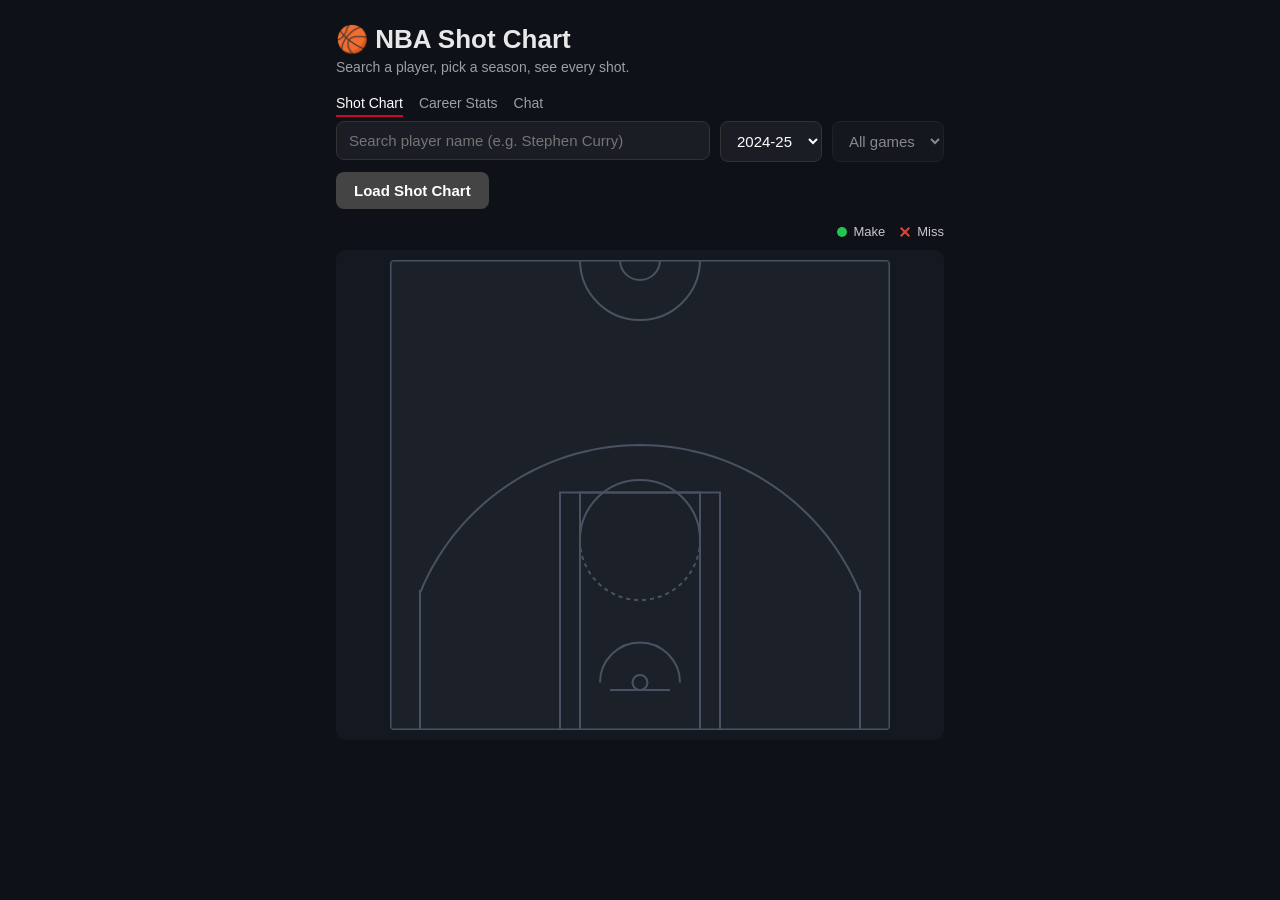
<file: target/classes/static/index.html>
<!DOCTYPE html>
<html lang="en">
<head>
<meta charset="UTF-8">
<meta name="viewport" content="width=device-width, initial-scale=1.0">
<title>NBA Shot Chart</title>
<link rel="stylesheet" href="css/style.css">
</head>
<body>

<div class="app">
    <header>
        <h1>🏀 NBA Shot Chart</h1>
        <p class="subtitle">Search a player, pick a season, see every shot.</p>
        <nav class="page-nav">
            <a href="index.html" class="active">Shot Chart</a>
            <a href="player-stats.html">Career Stats</a>
            <a href="chat.html">Chat</a>
        </nav>
    </header>

    <div class="controls">
        <div class="search-box">
            <input type="text" id="playerInput" placeholder="Search player name (e.g. Stephen Curry)" autocomplete="off">
            <div id="suggestions" class="suggestions hidden"></div>
        </div>

        <select id="seasonSelect"></select>

        <select id="gameSelect" disabled>
            <option value="">All games</option>
        </select>

        <button id="loadBtn" disabled>Load Shot Chart</button>
    </div>

    <div id="playerCard" class="player-card hidden">
        <img id="playerHeadshot" alt="">
        <div class="player-info">
            <div id="playerName" class="player-name"></div>
            <div id="playerMeta" class="player-meta"></div>
        </div>
    </div>

    <div id="statusMsg" class="status hidden"></div>

    <div class="chart-area">
        <div class="chart-header">
            <h2 id="chartTitle">&nbsp;</h2>
            <div class="legend">
                <span class="legend-item"><span class="dot made"></span> Make</span>
                <span class="legend-item"><span class="dot missed"></span> Miss</span>
            </div>
        </div>

        <div class="canvas-wrap">
            <canvas id="court" width="500" height="470"></canvas>
            <div id="tooltip" class="tooltip hidden"></div>
        </div>

        <div id="statsBar" class="stats-bar hidden"></div>
    </div>
</div>

<script src="js/app.js"></script>
</body>
</html>
</file>
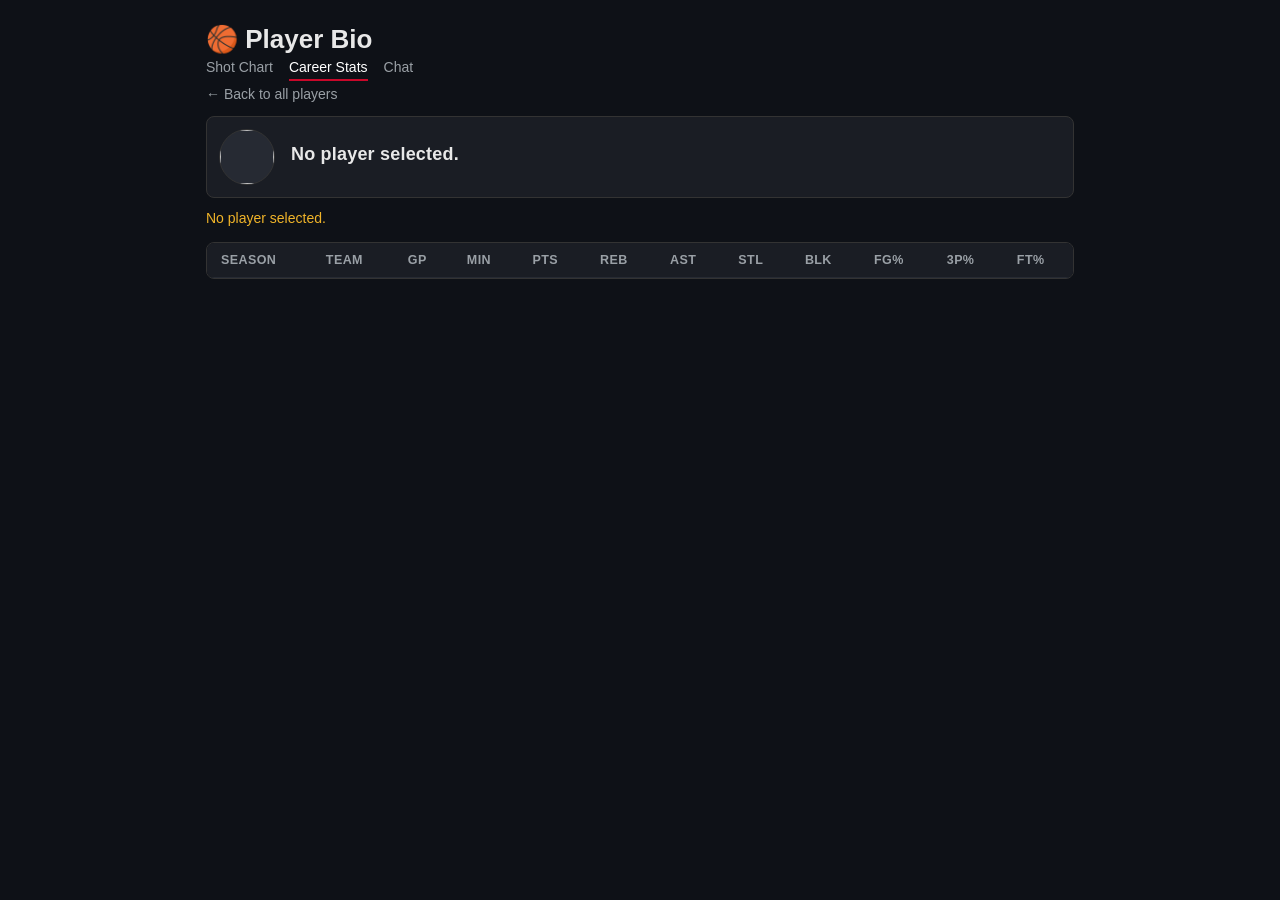
<file: target/classes/static/player-bio.html>
<!DOCTYPE html>
<html lang="en">
<head>
<meta charset="UTF-8">
<meta name="viewport" content="width=device-width, initial-scale=1.0">
<title>Player Bio</title>
<link rel="stylesheet" href="css/style.css">
</head>
<body>

<div class="app wide">
    <header>
        <h1>🏀 Player Bio</h1>
        <nav class="page-nav">
            <a href="index.html">Shot Chart</a>
            <a href="player-stats.html" class="active">Career Stats</a>
            <a href="chat.html">Chat</a>
        </nav>
    </header>

    <button id="backBtn" class="back-btn">&larr; Back to all players</button>

    <div id="playerCard" class="player-card">
        <img id="playerHeadshot" alt="">
        <div class="player-info">
            <div id="playerName" class="player-name"></div>
            <div id="playerMeta" class="player-meta"></div>
        </div>
    </div>

    <div id="statsMsg" class="status hidden"></div>

    <div id="chartCard" class="chart-card hidden">
        <div class="chart-card-header">
            <h2 id="chartTitle" class="chart-title">&nbsp;</h2>
            <div id="statToggleRow" class="stat-toggle-row"></div>
        </div>
        <div class="stat-chart-wrap">
            <svg id="statChart" class="stat-chart-svg" viewBox="0 0 640 260" preserveAspectRatio="none"></svg>
            <div id="statTooltip" class="tooltip hidden"></div>
        </div>
    </div>

    <div class="table-wrap">
        <table class="stats-table" id="careerTable">
            <thead>
                <tr>
                    <th>Season</th>
                    <th>Team</th>
                    <th>GP</th>
                    <th>MIN</th>
                    <th>PTS</th>
                    <th>REB</th>
                    <th>AST</th>
                    <th>STL</th>
                    <th>BLK</th>
                    <th>FG%</th>
                    <th>3P%</th>
                    <th>FT%</th>
                </tr>
            </thead>
            <tbody id="careerTableBody"></tbody>
        </table>
    </div>
</div>
<script src="js/player-bio.js"></script>
</body>
</html>
</file>
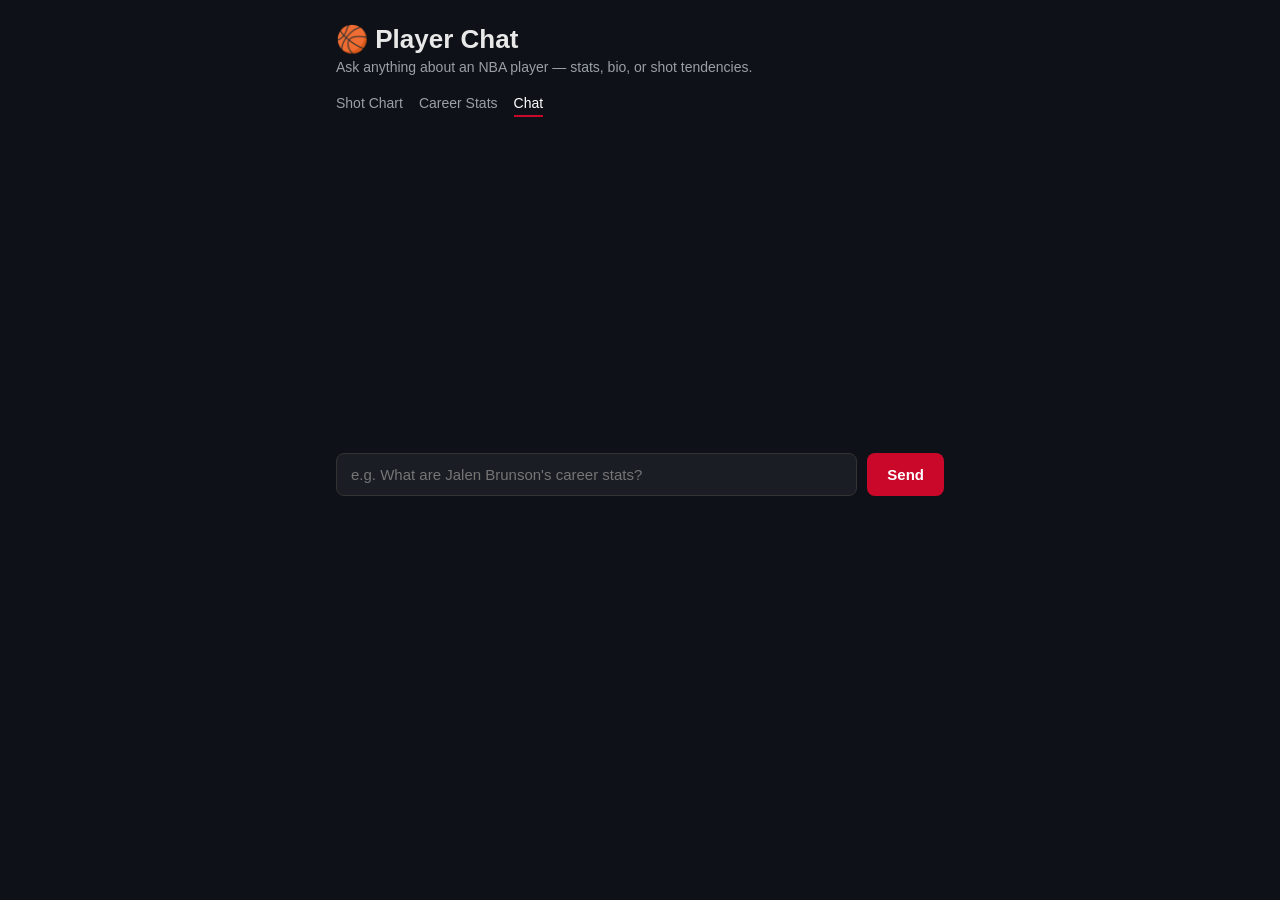
<file: src/main/resources/static/chat.html>
<!DOCTYPE html>
<html lang="en">
<head>
<meta charset="UTF-8">
<meta name="viewport" content="width=device-width, initial-scale=1.0">
<title>NBA Player Chat</title>
<link rel="stylesheet" href="css/style.css">
</head>
<body>

<div class="app">
    <header>
        <h1>🏀 Player Chat</h1>
        <p class="subtitle">Ask anything about an NBA player &mdash; stats, bio, or shot tendencies.</p>
        <nav class="page-nav">
            <a href="index.html">Shot Chart</a>
            <a href="player-stats.html">Career Stats</a>
            <a href="chat.html" class="active">Chat</a>
        </nav>
    </header>

    <div id="chatLog" class="chat-log"></div>

    <form id="chatForm" class="chat-form">
        <input type="text" id="chatInput" placeholder="e.g. What are Jalen Brunson's career stats?" autocomplete="off">
        <button type="submit" id="chatSendBtn">Send</button>
    </form>
</div>

<script src="js/chat.js"></script>
</body>
</html>
</file>
<file: target/classes/static/css/style.css>
* {
    box-sizing: border-box;
}

body {
    margin: 0;
    font-family: 'Segoe UI', Roboto, Helvetica, Arial, sans-serif;
    background: #0e1117;
    color: #e8e8e8;
}

.app {
    max-width: 640px;
    margin: 0 auto;
    padding: 24px 16px 60px;
}

.app.wide {
    max-width: 900px;
}

.page-nav {
    display: flex;
    gap: 16px;
    margin-bottom: 4px;
}

.page-nav a {
    color: #9aa0a6;
    text-decoration: none;
    font-size: 14px;
    padding-bottom: 4px;
    border-bottom: 2px solid transparent;
}

.page-nav a.active {
    color: #fff;
    border-bottom-color: #c9082a;
}

header h1 {
    margin: 0 0 4px;
    font-size: 26px;
}

.subtitle {
    margin: 0 0 20px;
    color: #9aa0a6;
    font-size: 14px;
}

.controls {
    display: flex;
    gap: 10px;
    flex-wrap: wrap;
    margin-bottom: 12px;
}

.search-box {
    position: relative;
    flex: 1 1 260px;
}

#playerInput {
    width: 100%;
    padding: 10px 12px;
    border-radius: 8px;
    border: 1px solid #333;
    background: #1a1d24;
    color: #fff;
    font-size: 15px;
}

#playerInput:focus {
    outline: none;
    border-color: #c9082a;
}

.suggestions {
    position: absolute;
    top: 44px;
    left: 0;
    right: 0;
    background: #1a1d24;
    border: 1px solid #333;
    border-radius: 8px;
    max-height: 260px;
    overflow-y: auto;
    z-index: 20;
}

.suggestions.hidden {
    display: none;
}

.suggestion-item {
    padding: 10px 12px;
    cursor: pointer;
    font-size: 14px;
    border-bottom: 1px solid #262a33;
    display: flex;
    justify-content: space-between;
}

.suggestion-item:last-child {
    border-bottom: none;
}

.suggestion-item:hover, .suggestion-item.active {
    background: #262a33;
}

.suggestion-team {
    color: #9aa0a6;
    font-size: 12px;
}

#seasonSelect, #gameSelect {
    padding: 10px 12px;
    border-radius: 8px;
    border: 1px solid #333;
    background: #1a1d24;
    color: #fff;
    font-size: 15px;
}

#gameSelect:disabled {
    opacity: 0.5;
    cursor: not-allowed;
}

#loadBtn {
    padding: 10px 18px;
    border-radius: 8px;
    border: none;
    background: #c9082a;
    color: #fff;
    font-weight: 600;
    font-size: 15px;
    cursor: pointer;
    transition: opacity 0.15s;
}

#loadBtn:disabled {
    background: #444;
    cursor: not-allowed;
}

#loadBtn:not(:disabled):hover {
    opacity: 0.88;
}

.player-card {
    display: flex;
    align-items: center;
    gap: 16px;
    margin-bottom: 12px;
    padding: 12px;
    background: #1a1d24;
    border: 1px solid #333;
    border-radius: 8px;
}

.player-card.hidden {
    display: none;
}

#playerHeadshot {
    flex-shrink: 0;
    width: 56px;
    height: 56px;
    object-fit: cover;
    object-position: center 15%;
    border-radius: 50%;
    background: #262a33;
    border: 1px solid #333;
}

.player-info {
    min-width: 0;
    display: flex;
    flex-direction: column;
    justify-content: center;
    gap: 4px;
}

.player-name {
    font-weight: 700;
    font-size: 18px;
    letter-spacing: 0.2px;
    line-height: 1.2;
}

.player-meta {
    display: flex;
    flex-wrap: wrap;
    align-items: center;
    gap: 0;
    font-size: 13px;
    color: #9aa0a6;
}

.player-meta span {
    padding: 0 10px;
    border-left: 1px solid #333;
}

.player-meta span:first-child {
    padding-left: 0;
    border-left: none;
}

.player-meta b {
    color: #fff;
    font-weight: 600;
}

.status {
    margin: 8px 0 16px;
    font-size: 14px;
    color: #f0b429;
}

.status.hidden {
    display: none;
}

.chart-area {
    margin-top: 10px;
}

.chart-header {
    display: flex;
    justify-content: space-between;
    align-items: center;
    margin-bottom: 8px;
    flex-wrap: wrap;
    gap: 8px;
}

.chart-header h2 {
    margin: 0;
    font-size: 18px;
}

.legend {
    display: flex;
    gap: 14px;
    font-size: 13px;
    color: #c8c8c8;
}

.legend-item {
    display: flex;
    align-items: center;
    gap: 6px;
}

.dot {
    width: 10px;
    height: 10px;
    border-radius: 50%;
    display: inline-block;
}

.dot.made {
    background: #23c552;
}

.dot.missed {
    background: transparent;
    border: none;
    width: 12px;
    height: 12px;
    position: relative;
}

.dot.missed::before, .dot.missed::after {
    content: '';
    position: absolute;
    width: 12px;
    height: 2px;
    background: #e0453a;
    top: 5px;
    left: 0;
}

.dot.missed::before {
    transform: rotate(45deg);
}

.dot.missed::after {
    transform: rotate(-45deg);
}

.canvas-wrap {
    position: relative;
    background: #141821;
    border-radius: 10px;
    padding: 10px;
    display: flex;
    justify-content: center;
}

#court {
    background: #1c2129;
    border-radius: 4px;
    cursor: crosshair;
}

.tooltip {
    position: absolute;
    background: #fff;
    color: #111;
    border-radius: 8px;
    padding: 10px 12px;
    font-size: 12.5px;
    line-height: 1.5;
    box-shadow: 0 6px 20px rgba(0,0,0,0.35);
    pointer-events: none;
    max-width: 220px;
    z-index: 30;
}

.tooltip.hidden {
    display: none;
}

.tooltip .t-title {
    font-weight: 700;
    margin-bottom: 3px;
}

.tooltip .t-made {
    color: #1a9e46;
    font-weight: 700;
}

.tooltip .t-missed {
    color: #c8342a;
    font-weight: 700;
}

.stats-bar {
    margin-top: 14px;
    display: flex;
    gap: 20px;
    justify-content: center;
    font-size: 14px;
    color: #c8c8c8;
    flex-wrap: wrap;
}

.stats-bar.hidden {
    display: none;
}

.stats-bar b {
    color: #fff;
}

@media (max-width: 540px) {
    #court {
        width: 100%;
        height: auto;
    }
}

/* ---------- Player stats page ---------- */

.ps-toolbar {
    align-items: center;
    justify-content: space-between;
}

.ps-count {
    color: #9aa0a6;
    font-size: 14px;
    white-space: nowrap;
}

.table-wrap {
    overflow-x: auto;
    border: 1px solid #333;
    border-radius: 8px;
}

.player-table, .stats-table {
    width: 100%;
    border-collapse: collapse;
    font-size: 14px;
    white-space: nowrap;
}

.player-table th, .player-table td,
.stats-table th, .stats-table td {
    padding: 10px 14px;
    text-align: left;
    border-bottom: 1px solid #262a33;
}

.player-table thead th, .stats-table thead th {
    background: #1a1d24;
    color: #9aa0a6;
    font-weight: 600;
    font-size: 12.5px;
    text-transform: uppercase;
    letter-spacing: 0.4px;
    position: sticky;
    top: 0;
}

.player-table tbody tr {
    cursor: pointer;
}

.player-table tbody tr:hover {
    background: #1a1d24;
}

.player-table tbody tr:last-child td,
.stats-table tbody tr:last-child td {
    border-bottom: none;
}

.pagination {
    display: flex;
    align-items: center;
    justify-content: center;
    gap: 16px;
    margin-top: 14px;
}

.page-btn {
    padding: 8px 14px;
    border-radius: 8px;
    border: 1px solid #333;
    background: #1a1d24;
    color: #fff;
    font-size: 14px;
    cursor: pointer;
}

.page-btn:disabled {
    opacity: 0.4;
    cursor: not-allowed;
}

.page-btn:not(:disabled):hover {
    background: #262a33;
}

.page-indicator {
    color: #9aa0a6;
    font-size: 14px;
}

.back-btn {
    background: none;
    border: none;
    color: #9aa0a6;
    font-size: 14px;
    cursor: pointer;
    padding: 0;
    margin-bottom: 14px;
}

.back-btn:hover {
    color: #fff;
}

/* ---------- Chat page ---------- */

.chat-log {
    display: flex;
    flex-direction: column;
    gap: 12px;
    min-height: 320px;
    max-height: 60vh;
    overflow-y: auto;
    padding: 4px 2px 16px;
    margin-bottom: 12px;
}

.chat-row {
    display: flex;
}

.chat-row.user {
    justify-content: flex-end;
}

.chat-row.assistant {
    justify-content: flex-start;
}

.chat-bubble {
    max-width: 80%;
    padding: 10px 14px;
    border-radius: 12px;
    font-size: 14.5px;
    line-height: 1.5;
    white-space: pre-wrap;
    word-wrap: break-word;
}

.chat-bubble.user {
    background: #c9082a;
    color: #fff;
    border-bottom-right-radius: 2px;
}

.chat-bubble.assistant {
    background: #1a1d24;
    border: 1px solid #333;
    color: #e8e8e8;
    border-bottom-left-radius: 2px;
}

.chat-bubble.pending {
    color: #9aa0a6;
    font-style: italic;
}

.chat-bubble.error {
    border-color: #e0453a;
    color: #f0b0aa;
}

.chat-form {
    display: flex;
    gap: 10px;
}

#chatInput {
    flex: 1;
    padding: 12px 14px;
    border-radius: 8px;
    border: 1px solid #333;
    background: #1a1d24;
    color: #fff;
    font-size: 15px;
}

#chatInput:focus {
    outline: none;
    border-color: #c9082a;
}

#chatInput:disabled {
    opacity: 0.6;
}

#chatSendBtn {
    padding: 12px 20px;
    border-radius: 8px;
    border: none;
    background: #c9082a;
    color: #fff;
    font-weight: 600;
    font-size: 15px;
    cursor: pointer;
    transition: opacity 0.15s;
}

#chatSendBtn:disabled {
    background: #444;
    cursor: not-allowed;
}

#chatSendBtn:not(:disabled):hover {
    opacity: 0.88;
}

.chat-bubble mark {
    background: rgba(240, 180, 41, 0.18);
    color: #f0b429;
    font-weight: 700;
    padding: 1px 5px;
    border-radius: 4px;
}

.chat-bubble em {
    color: #9aa0a6;
    font-style: italic;
}

.chat-bubble .chat-table-wrap {
    max-width: 100%;
    overflow-x: auto;
    margin: 8px 0;
}

.chat-bubble table.chat-table {
    border-collapse: collapse;
    width: max-content;
    min-width: 100%;
    font-size: 13px;
}

.chat-bubble .chat-table th,
.chat-bubble .chat-table td {
    padding: 6px 10px;
    text-align: left;
    border-bottom: 1px solid #333;
    white-space: nowrap;
}

.chat-bubble .chat-table thead th {
    background: #20242c;
    color: #9aa0a6;
    font-weight: 600;
    font-size: 11px;
    text-transform: uppercase;
    letter-spacing: 0.3px;
}

.chat-bubble .chat-table tbody tr:last-child td {
    border-bottom: none;
}

/* ---------- Career stat line chart (player-bio page) ---------- */

.chart-card {
    background: #141821;
    border: 1px solid #333;
    border-radius: 10px;
    padding: 14px 16px 10px;
    margin-bottom: 14px;
}

.chart-card.hidden {
    display: none;
}

.chart-card-header {
    display: flex;
    justify-content: space-between;
    align-items: center;
    flex-wrap: wrap;
    gap: 10px;
    margin-bottom: 8px;
}

.chart-title {
    margin: 0;
    font-size: 16px;
    color: #e8e8e8;
}

.stat-toggle-row {
    display: flex;
    flex-wrap: wrap;
    gap: 6px;
}

.stat-toggle-btn {
    padding: 6px 12px;
    border-radius: 999px;
    border: 1px solid #333;
    background: #1a1d24;
    color: #c8c8c8;
    font-size: 12.5px;
    font-weight: 600;
    cursor: pointer;
    transition: background 0.15s, border-color 0.15s, color 0.15s;
}

.stat-toggle-btn:hover {
    border-color: #555;
    color: #fff;
}

.stat-toggle-btn.active {
    background: #c9082a;
    border-color: #c9082a;
    color: #fff;
}

.stat-chart-wrap {
    position: relative;
    width: 100%;
}

.stat-chart-svg {
    display: block;
    width: 100%;
    height: 260px;
}

.stat-chart-gridline {
    stroke: #262a33;
    stroke-width: 1;
}

.stat-chart-axis {
    stroke: #383d48;
    stroke-width: 1;
}

.stat-chart-tick-label {
    fill: #9aa0a6;
    font-size: 10.5px;
}

.stat-chart-line {
    fill: none;
    stroke: #3987e5;
    stroke-width: 2;
    stroke-linejoin: round;
    stroke-linecap: round;
}

.stat-chart-point-ring {
    fill: #141821;
}

.stat-chart-point {
    fill: #3987e5;
    transition: transform 0.1s ease, fill 0.1s ease;
    transform-box: fill-box;
    transform-origin: center;
}

.stat-chart-point.active {
    fill: #6ba8ef;
    transform: scale(1.4);
}

.stat-chart-endpoint-label {
    fill: #e8e8e8;
    font-size: 12px;
    font-weight: 700;
}

.stat-chart-crosshair {
    stroke: #4a4f5b;
    stroke-width: 1;
    pointer-events: none;
}

.stat-chart-crosshair.hidden {
    display: none;
}

.stat-chart-hit-area {
    fill: transparent;
    cursor: crosshair;
}

.tooltip .t-value {
    font-weight: 700;
    font-size: 14px;
    color: #111;
}

.tooltip .t-season {
    font-size: 11.5px;
    color: #666;
    margin-top: 2px;
}
</file>
<file: src/main/resources/static/css/style.css>
* {
    box-sizing: border-box;
}

body {
    margin: 0;
    font-family: 'Segoe UI', Roboto, Helvetica, Arial, sans-serif;
    background: #0e1117;
    color: #e8e8e8;
}

.app {
    max-width: 640px;
    margin: 0 auto;
    padding: 24px 16px 60px;
}

.app.wide {
    max-width: 900px;
}

.page-nav {
    display: flex;
    gap: 16px;
    margin-bottom: 4px;
}

.page-nav a {
    color: #9aa0a6;
    text-decoration: none;
    font-size: 14px;
    padding-bottom: 4px;
    border-bottom: 2px solid transparent;
}

.page-nav a.active {
    color: #fff;
    border-bottom-color: #c9082a;
}

header h1 {
    margin: 0 0 4px;
    font-size: 26px;
}

.subtitle {
    margin: 0 0 20px;
    color: #9aa0a6;
    font-size: 14px;
}

.controls {
    display: flex;
    gap: 10px;
    flex-wrap: wrap;
    margin-bottom: 12px;
}

.search-box {
    position: relative;
    flex: 1 1 260px;
}

#playerInput {
    width: 100%;
    padding: 10px 12px;
    border-radius: 8px;
    border: 1px solid #333;
    background: #1a1d24;
    color: #fff;
    font-size: 15px;
}

#playerInput:focus {
    outline: none;
    border-color: #c9082a;
}

.suggestions {
    position: absolute;
    top: 44px;
    left: 0;
    right: 0;
    background: #1a1d24;
    border: 1px solid #333;
    border-radius: 8px;
    max-height: 260px;
    overflow-y: auto;
    z-index: 20;
}

.suggestions.hidden {
    display: none;
}

.suggestion-item {
    padding: 10px 12px;
    cursor: pointer;
    font-size: 14px;
    border-bottom: 1px solid #262a33;
    display: flex;
    justify-content: space-between;
}

.suggestion-item:last-child {
    border-bottom: none;
}

.suggestion-item:hover, .suggestion-item.active {
    background: #262a33;
}

.suggestion-team {
    color: #9aa0a6;
    font-size: 12px;
}

#seasonSelect, #gameSelect {
    padding: 10px 12px;
    border-radius: 8px;
    border: 1px solid #333;
    background: #1a1d24;
    color: #fff;
    font-size: 15px;
}

#gameSelect:disabled {
    opacity: 0.5;
    cursor: not-allowed;
}

#loadBtn {
    padding: 10px 18px;
    border-radius: 8px;
    border: none;
    background: #c9082a;
    color: #fff;
    font-weight: 600;
    font-size: 15px;
    cursor: pointer;
    transition: opacity 0.15s;
}

#loadBtn:disabled {
    background: #444;
    cursor: not-allowed;
}

#loadBtn:not(:disabled):hover {
    opacity: 0.88;
}

.player-card {
    display: flex;
    align-items: center;
    gap: 16px;
    margin-bottom: 12px;
    padding: 12px;
    background: #1a1d24;
    border: 1px solid #333;
    border-radius: 8px;
}

.player-card.hidden {
    display: none;
}

#playerHeadshot {
    flex-shrink: 0;
    width: 56px;
    height: 56px;
    object-fit: cover;
    object-position: center 15%;
    border-radius: 50%;
    background: #262a33;
    border: 1px solid #333;
}

.player-info {
    min-width: 0;
    display: flex;
    flex-direction: column;
    justify-content: center;
    gap: 4px;
}

.player-name {
    font-weight: 700;
    font-size: 18px;
    letter-spacing: 0.2px;
    line-height: 1.2;
}

.player-meta {
    display: flex;
    flex-wrap: wrap;
    align-items: center;
    gap: 0;
    font-size: 13px;
    color: #9aa0a6;
}

.player-meta span {
    padding: 0 10px;
    border-left: 1px solid #333;
}

.player-meta span:first-child {
    padding-left: 0;
    border-left: none;
}

.player-meta b {
    color: #fff;
    font-weight: 600;
}

.status {
    margin: 8px 0 16px;
    font-size: 14px;
    color: #f0b429;
}

.status.hidden {
    display: none;
}

.chart-area {
    margin-top: 10px;
}

.chart-header {
    display: flex;
    justify-content: space-between;
    align-items: center;
    margin-bottom: 8px;
    flex-wrap: wrap;
    gap: 8px;
}

.chart-header h2 {
    margin: 0;
    font-size: 18px;
}

.legend {
    display: flex;
    gap: 14px;
    font-size: 13px;
    color: #c8c8c8;
}

.legend-item {
    display: flex;
    align-items: center;
    gap: 6px;
}

.dot {
    width: 10px;
    height: 10px;
    border-radius: 50%;
    display: inline-block;
}

.dot.made {
    background: #23c552;
}

.dot.missed {
    background: transparent;
    border: none;
    width: 12px;
    height: 12px;
    position: relative;
}

.dot.missed::before, .dot.missed::after {
    content: '';
    position: absolute;
    width: 12px;
    height: 2px;
    background: #e0453a;
    top: 5px;
    left: 0;
}

.dot.missed::before {
    transform: rotate(45deg);
}

.dot.missed::after {
    transform: rotate(-45deg);
}

.canvas-wrap {
    position: relative;
    background: #141821;
    border-radius: 10px;
    padding: 10px;
    display: flex;
    justify-content: center;
}

#court {
    background: #1c2129;
    border-radius: 4px;
    cursor: crosshair;
}

.tooltip {
    position: absolute;
    background: #fff;
    color: #111;
    border-radius: 8px;
    padding: 10px 12px;
    font-size: 12.5px;
    line-height: 1.5;
    box-shadow: 0 6px 20px rgba(0,0,0,0.35);
    pointer-events: none;
    max-width: 220px;
    z-index: 30;
}

.tooltip.hidden {
    display: none;
}

.tooltip .t-title {
    font-weight: 700;
    margin-bottom: 3px;
}

.tooltip .t-made {
    color: #1a9e46;
    font-weight: 700;
}

.tooltip .t-missed {
    color: #c8342a;
    font-weight: 700;
}

.stats-bar {
    margin-top: 14px;
    display: flex;
    gap: 20px;
    justify-content: center;
    font-size: 14px;
    color: #c8c8c8;
    flex-wrap: wrap;
}

.stats-bar.hidden {
    display: none;
}

.stats-bar b {
    color: #fff;
}

@media (max-width: 540px) {
    #court {
        width: 100%;
        height: auto;
    }
}

/* ---------- Player stats page ---------- */

.ps-toolbar {
    align-items: center;
    justify-content: space-between;
}

.ps-count {
    color: #9aa0a6;
    font-size: 14px;
    white-space: nowrap;
}

.table-wrap {
    overflow-x: auto;
    border: 1px solid #333;
    border-radius: 8px;
}

.player-table, .stats-table {
    width: 100%;
    border-collapse: collapse;
    font-size: 14px;
    white-space: nowrap;
}

.player-table th, .player-table td,
.stats-table th, .stats-table td {
    padding: 10px 14px;
    text-align: left;
    border-bottom: 1px solid #262a33;
}

.player-table thead th, .stats-table thead th {
    background: #1a1d24;
    color: #9aa0a6;
    font-weight: 600;
    font-size: 12.5px;
    text-transform: uppercase;
    letter-spacing: 0.4px;
    position: sticky;
    top: 0;
}

.player-table tbody tr {
    cursor: pointer;
}

.player-table tbody tr:hover {
    background: #1a1d24;
}

.player-table tbody tr:last-child td,
.stats-table tbody tr:last-child td {
    border-bottom: none;
}

.pagination {
    display: flex;
    align-items: center;
    justify-content: center;
    gap: 16px;
    margin-top: 14px;
}

.page-btn {
    padding: 8px 14px;
    border-radius: 8px;
    border: 1px solid #333;
    background: #1a1d24;
    color: #fff;
    font-size: 14px;
    cursor: pointer;
}

.page-btn:disabled {
    opacity: 0.4;
    cursor: not-allowed;
}

.page-btn:not(:disabled):hover {
    background: #262a33;
}

.page-indicator {
    color: #9aa0a6;
    font-size: 14px;
}

.back-btn {
    background: none;
    border: none;
    color: #9aa0a6;
    font-size: 14px;
    cursor: pointer;
    padding: 0;
    margin-bottom: 14px;
}

.back-btn:hover {
    color: #fff;
}

/* ---------- Chat page ---------- */

.chat-log {
    display: flex;
    flex-direction: column;
    gap: 12px;
    min-height: 320px;
    max-height: 60vh;
    overflow-y: auto;
    padding: 4px 2px 16px;
    margin-bottom: 12px;
}

.chat-row {
    display: flex;
}

.chat-row.user {
    justify-content: flex-end;
}

.chat-row.assistant {
    justify-content: flex-start;
}

.chat-bubble {
    max-width: 80%;
    padding: 10px 14px;
    border-radius: 12px;
    font-size: 14.5px;
    line-height: 1.5;
    white-space: pre-wrap;
    word-wrap: break-word;
}

.chat-bubble.user {
    background: #c9082a;
    color: #fff;
    border-bottom-right-radius: 2px;
}

.chat-bubble.assistant {
    background: #1a1d24;
    border: 1px solid #333;
    color: #e8e8e8;
    border-bottom-left-radius: 2px;
}

.chat-bubble.pending {
    color: #9aa0a6;
    font-style: italic;
}

.chat-bubble.error {
    border-color: #e0453a;
    color: #f0b0aa;
}

.chat-form {
    display: flex;
    gap: 10px;
}

#chatInput {
    flex: 1;
    padding: 12px 14px;
    border-radius: 8px;
    border: 1px solid #333;
    background: #1a1d24;
    color: #fff;
    font-size: 15px;
}

#chatInput:focus {
    outline: none;
    border-color: #c9082a;
}

#chatInput:disabled {
    opacity: 0.6;
}

#chatSendBtn {
    padding: 12px 20px;
    border-radius: 8px;
    border: none;
    background: #c9082a;
    color: #fff;
    font-weight: 600;
    font-size: 15px;
    cursor: pointer;
    transition: opacity 0.15s;
}

#chatSendBtn:disabled {
    background: #444;
    cursor: not-allowed;
}

#chatSendBtn:not(:disabled):hover {
    opacity: 0.88;
}

.chat-bubble mark {
    background: rgba(240, 180, 41, 0.18);
    color: #f0b429;
    font-weight: 700;
    padding: 1px 5px;
    border-radius: 4px;
}

.chat-bubble em {
    color: #9aa0a6;
    font-style: italic;
}

.chat-bubble .chat-table-wrap {
    max-width: 100%;
    overflow-x: auto;
    margin: 8px 0;
}

.chat-bubble table.chat-table {
    border-collapse: collapse;
    width: max-content;
    min-width: 100%;
    font-size: 13px;
}

.chat-bubble .chat-table th,
.chat-bubble .chat-table td {
    padding: 6px 10px;
    text-align: left;
    border-bottom: 1px solid #333;
    white-space: nowrap;
}

.chat-bubble .chat-table thead th {
    background: #20242c;
    color: #9aa0a6;
    font-weight: 600;
    font-size: 11px;
    text-transform: uppercase;
    letter-spacing: 0.3px;
}

.chat-bubble .chat-table tbody tr:last-child td {
    border-bottom: none;
}

/* ---------- Career stat line chart (player-bio page) ---------- */

.chart-card {
    background: #141821;
    border: 1px solid #333;
    border-radius: 10px;
    padding: 14px 16px 10px;
    margin-bottom: 14px;
}

.chart-card.hidden {
    display: none;
}

.chart-card-header {
    display: flex;
    justify-content: space-between;
    align-items: center;
    flex-wrap: wrap;
    gap: 10px;
    margin-bottom: 8px;
}

.chart-title {
    margin: 0;
    font-size: 16px;
    color: #e8e8e8;
}

.stat-toggle-row {
    display: flex;
    flex-wrap: wrap;
    gap: 6px;
}

.stat-toggle-btn {
    padding: 6px 12px;
    border-radius: 999px;
    border: 1px solid #333;
    background: #1a1d24;
    color: #c8c8c8;
    font-size: 12.5px;
    font-weight: 600;
    cursor: pointer;
    transition: background 0.15s, border-color 0.15s, color 0.15s;
}

.stat-toggle-btn:hover {
    border-color: #555;
    color: #fff;
}

.stat-toggle-btn.active {
    background: #c9082a;
    border-color: #c9082a;
    color: #fff;
}

.stat-chart-wrap {
    position: relative;
    width: 100%;
}

.stat-chart-svg {
    display: block;
    width: 100%;
    height: 260px;
}

.stat-chart-gridline {
    stroke: #262a33;
    stroke-width: 1;
}

.stat-chart-axis {
    stroke: #383d48;
    stroke-width: 1;
}

.stat-chart-tick-label {
    fill: #9aa0a6;
    font-size: 10.5px;
}

.stat-chart-line {
    fill: none;
    stroke: #3987e5;
    stroke-width: 2;
    stroke-linejoin: round;
    stroke-linecap: round;
}

.stat-chart-point-ring {
    fill: #141821;
}

.stat-chart-point {
    fill: #3987e5;
    transition: transform 0.1s ease, fill 0.1s ease;
    transform-box: fill-box;
    transform-origin: center;
}

.stat-chart-point.active {
    fill: #6ba8ef;
    transform: scale(1.4);
}

.stat-chart-endpoint-label {
    fill: #e8e8e8;
    font-size: 12px;
    font-weight: 700;
}

.stat-chart-crosshair {
    stroke: #4a4f5b;
    stroke-width: 1;
    pointer-events: none;
}

.stat-chart-crosshair.hidden {
    display: none;
}

.stat-chart-hit-area {
    fill: transparent;
    cursor: crosshair;
}

.tooltip .t-value {
    font-weight: 700;
    font-size: 14px;
    color: #111;
}

.tooltip .t-season {
    font-size: 11.5px;
    color: #666;
    margin-top: 2px;
}
</file>
